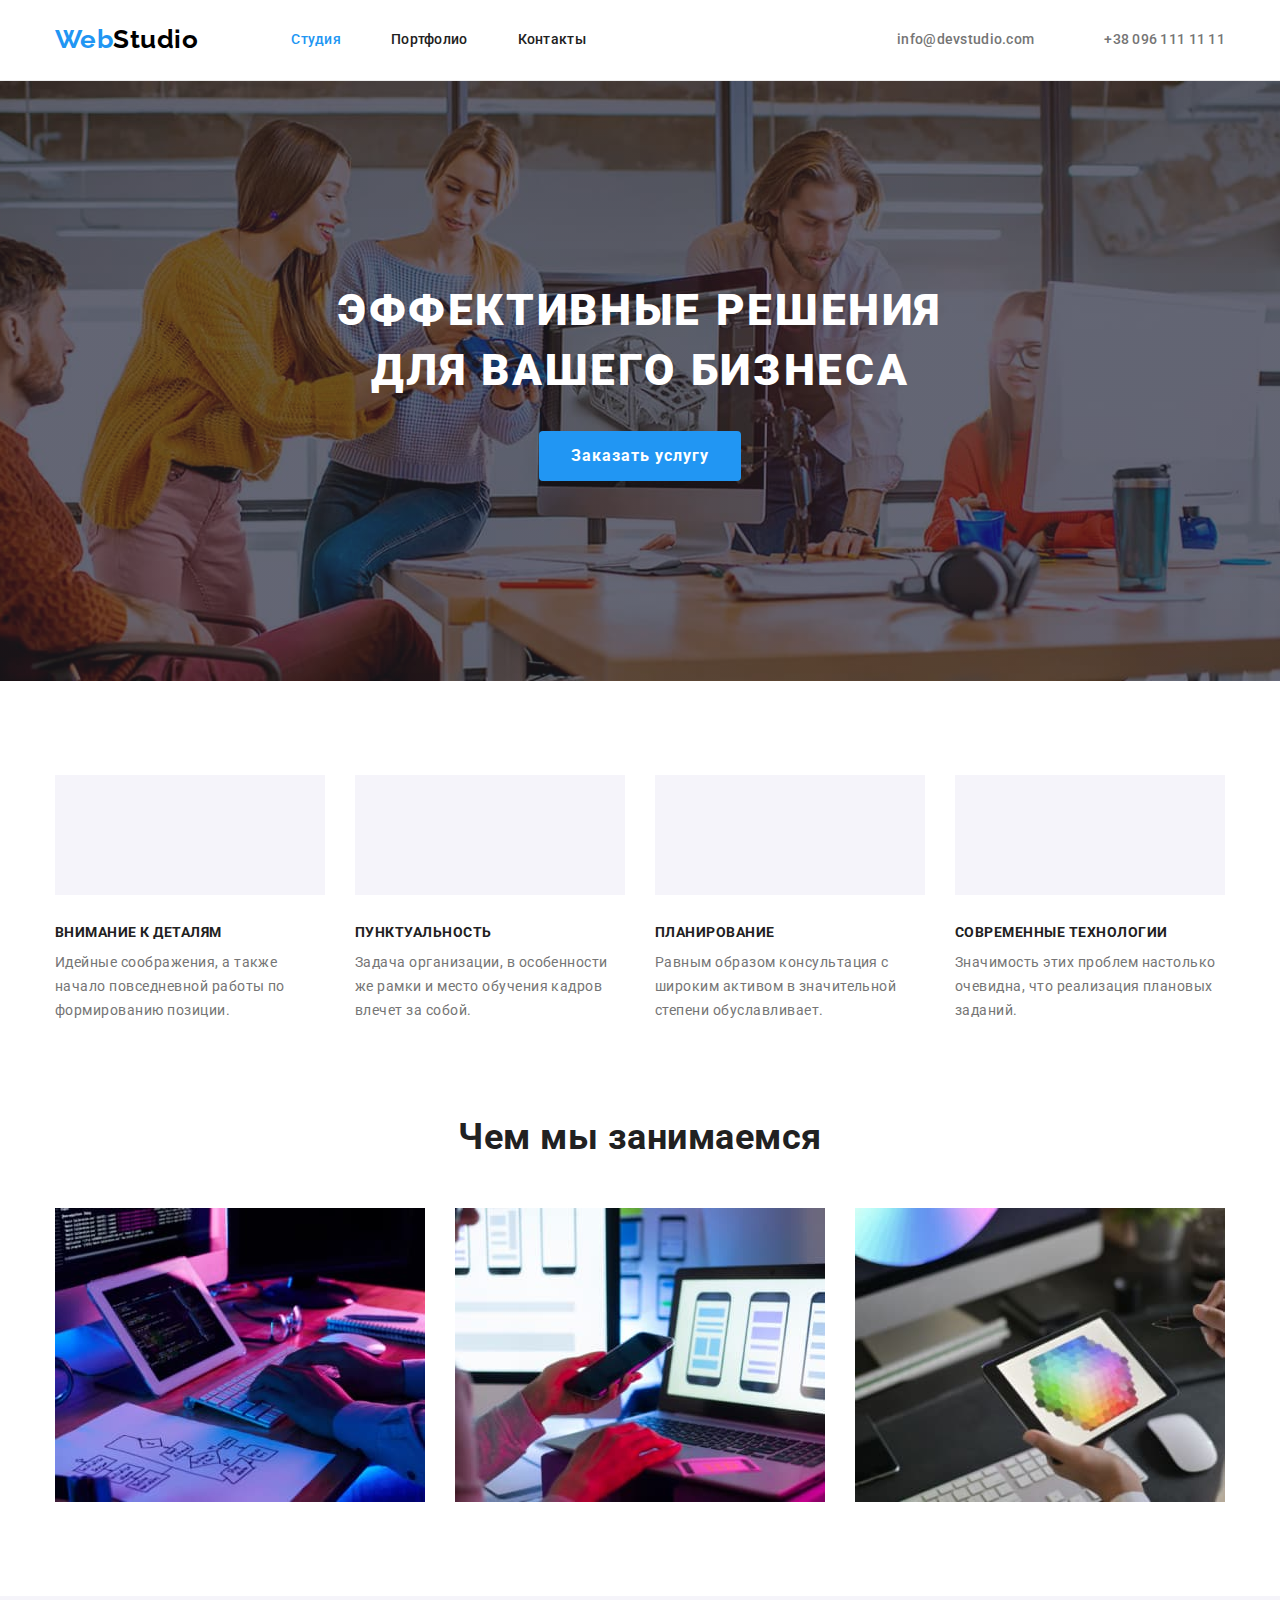
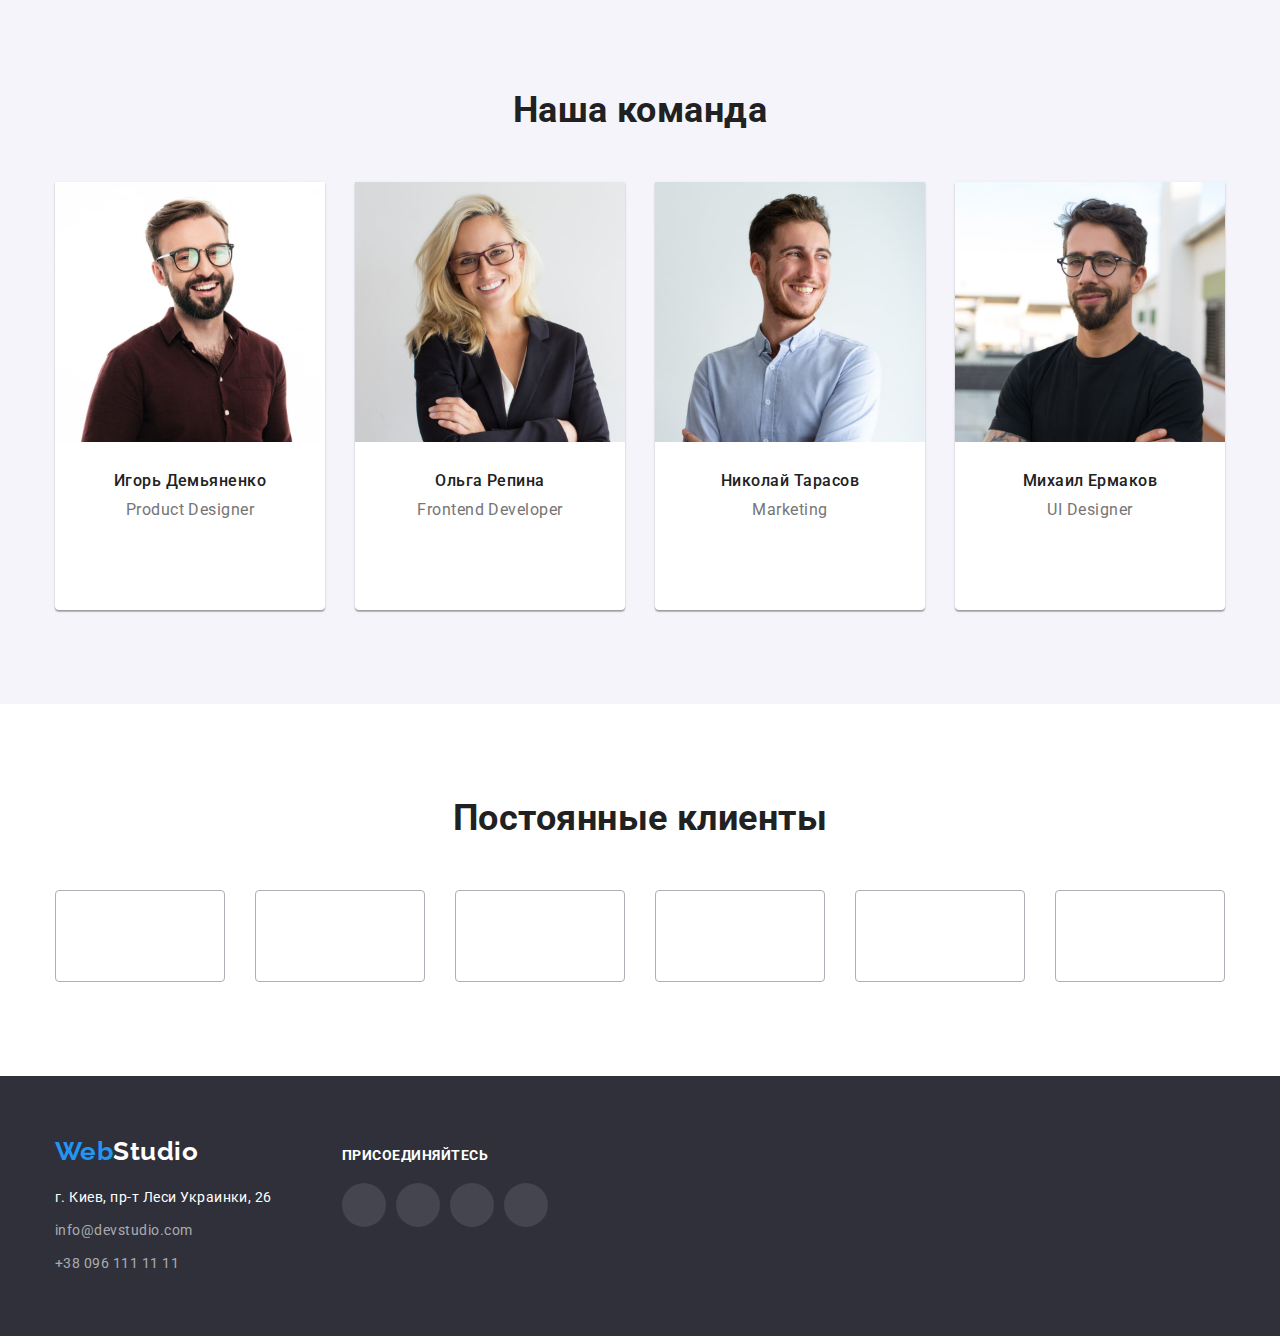
<file: index.html>
<!DOCTYPE html>
<html lang="ru">
<head>
    <meta charset="UTF-8">
    <meta http-equiv="X-UA-Compatible" content="IE=edge">
    <meta name="viewport" content="width=device-width, initial-scale=1.0">
    <title>Студия</title>
    <link href="https://fonts.googleapis.com/css2?family=Raleway:wght@700&family=Roboto:wght@400;500;700;900&display=swap" rel="stylesheet"/>
    <link rel="stylesheet" href="https://cdnjs.cloudflare.com/ajax/libs/modern-normalize/1.1.0/modern-normalize.min.css" />
    <link rel="stylesheet" href="./css/styles.css" />
</head>
<body>
    <header class="header">
        <div class="container main-nav">
            <nav class="nav">
                <a class="link-logo link" href="./index.html" lang="en"><span class="logo">Web</span>Studio</a>
                <ul class="nav-page list">
                    <li class="item"><a href="./index.html" class="link current" target="_self">Студия</a></li>
                    <li class="item"><a href="./portfolio.html" class="link" target="_self">Портфолио</a></li>
                    <li class="item"><a href="" class="link" target="_self">Контакты</a></li>
                </ul>
            </nav>
            <ul class="list contact-header">
                <li class="item">
                    <a class="contact link mail" href="mailto:info@devstudio.com">
                        <svg class="header-icon" width="16" height="12">
                            <use href="./images/icons.svg#icon-envelope"></use>
                        </svg> 
                        info@devstudio.com</a>
                </li>
                <li class="item">
                    <a class="contact link tel" href="tel:+380961111111">
                        <svg class="header-icon" width="10" height="16">
                            <use href="./images/icons.svg#icon-smartphone"></use>
                        </svg>
                        +38 096 111 11 11</a>
                </li>
            </ul>
        </div>
    </header>
    <main>
        <section class="hero">
            <div class="container">
                <h1 class="hero-title">Эффективные решения для вашего бизнеса</h1>
                <button class="hero-btn" type="button">Заказать услугу</button>
            </div>
          
        </section>
        <section class="section">
            <div class="container">
                <h2 class="visually-hidden">Особенности</h2>
                <ul class="list list-section">
                    <li class="list-section-item antenna">
                      <div class="section-picture">
                          <svg class="section-icon" width="70" height="70">
                              <use href="./images/icons.svg#icon-antenna"></use>
                          </svg>
                      </div>
                      <h3 class="section-title">Внимание к деталям</h3>
                      <p class="text">Идейные соображения, а также начало повседневной работы по формированию позиции.</p>
                    </li>
                    <li class="list-section-item clock">
                        <div class="section-picture">
                            <svg class="section-icon" width="70" height="70">
                                <use href="./images/icons.svg#icon-clock"></use>
                            </svg>
                        </div>
                      <h3 class="section-title">Пунктуальность</h3>
                      <p class="text">Задача организации, в особенности же рамки и место обучения кадров влечет за собой.</p>
                    </li>
                    <li class="list-section-item diagram">
                        <div class="section-picture">
                            <svg class="section-icon" width="70" height="70">
                                <use href="./images/icons.svg#icon-diagram"></use>
                            </svg>
                        </div>
                      <h3 class="section-title">Планирование</h3>
                      <p class="text">Равным образом консультация с широким активом в значительной степени обуславливает.</p>
                    </li>
                    <li class="list-section-item astronaut">
                        <div class="section-picture">
                            <svg class="section-icon" width="70" height="70">
                                <use href="./images/icons.svg#icon-astronaut"></use>
                            </svg>
                        </div>
                      <h3 class="section-title">Современные технологии</h3>
                      <p class="text">Значимость этих проблем настолько очевидна, что реализация плановых заданий.</p>
                    </li>
                </ul>
            </div>
            
        </section>
        <section class="service section">
            <div class="container">
                <h2 class="service-title">Чем мы занимаемся</h2>
                <ul class="list service-list">
                    <li class="service-item">
                        <img src="./images/img1.jpg" alt="верстка" width="370">
                    </li>
                    <li class="service-item">
                        <img src="./images/img2.jpg" alt="мобильное приложение" width="370">
                    </li>
                    <li class="service-item" >
                        <img src="./images/img3.jpg" alt="графический дизайн" width="370"> 
                    </li>
                </ul>
            </div>
            
        </section>
        <section class="team section">
            <div class="container">
                <h2 class="team-title">Наша команда</h2>
                <ul class="list team-list">
                    <li class="team-foto">
                        <img src="./images/img4.jpg" alt="фото сотрудника" width="270">
                        <div class="team-photo-txt">
                            <h3 class="foto-title">Игорь Демьяненко</h3>
                            <p class="team-text" lang="en-GB">Product Designer</p>
                            <ul class="team-contact list">
                                <li class="team-contact-item">
                                    <a href="" class="link social-team">
                                        <svg class="icon-social" width="20" height="20">
                                            <use href="./images/icons.svg#icon-instagram1"></use>
                                        </svg>
                                    </a>
                                </li>
                                <li class="team-contact-item">
                                    <a href="" class="link social-team">
                                        <svg class="icon-social" width="20" height="20">
                                            <use href="./images/icons.svg#icon-twitter1"></use>
                                        </svg>
                                    </a>
                                </li>
                                <li class="team-contact-item">
                                    <a href="" class="link social-team">
                                        <svg class="icon-social" width="20" height="20">
                                            <use href="./images/icons.svg#icon-facebook1"></use>
                                        </svg>
                                    </a>
                                </li>
                                <li class="team-contact-item">
                                    <a href="" class="link social-team">
                                        <svg class="icon-social" width="20" height="20">
                                            <use href="./images/icons.svg#icon-linkedin1"></use>
                                        </svg>
                                    </a>
                                </li>
                            </ul>
                        </div>
                    </li>
                    <li class="team-foto" >
                        <img src="./images/img5.jpg" alt="фото сотрудника" width="270">
                        <div class="team-photo-txt">
                            <h3 class="foto-title">Ольга Репина</h3>
                            <p class="team-text" lang="en-GB">Frontend Developer</p>
                            <ul class="team-contact list">
                                <li class="team-contact-item">
                                    <a href="" class="link social-team">
                                        <svg class="icon-social" width="20" height="20">
                                            <use href="./images/icons.svg#icon-instagram1"></use>
                                        </svg>
                                    </a>
                                </li>
                                <li class="team-contact-item">
                                    <a href="" class="link social-team">
                                        <svg class="icon-social" width="20" height="20">
                                            <use href="./images/icons.svg#icon-twitter1"></use>
                                        </svg>
                                    </a>
                                </li>
                                <li class="team-contact-item">
                                    <a href="" class="link social-team">
                                        <svg class="icon-social" width="20" height="20">
                                            <use href="./images/icons.svg#icon-facebook1"></use>
                                        </svg>
                                    </a>
                                </li>
                                <li class="team-contact-item">
                                    <a href="" class="link social-team">
                                        <svg class="icon-social" width="20" height="20">
                                            <use href="./images/icons.svg#icon-linkedin1"></use>
                                        </svg>
                                    </a>
                                </li>
                            </ul>
                        </div>
                    </li>
                    <li class="team-foto" >
                        <img src="./images/img6.jpg" alt="фото сотрудника" width="270">
                        <div class="team-photo-txt">
                            <h3 class="foto-title" >Николай Тарасов</h3>
                            <p class="team-text" lang="en-GB">Marketing</p>
                            <ul class="team-contact list">
                                <li class="team-contact-item">
                                    <a href="" class="link social-team">
                                        <svg class="icon-social" width="20" height="20">
                                            <use href="./images/icons.svg#icon-instagram1"></use>
                                        </svg>
                                    </a>
                                </li>
                                <li class="team-contact-item">
                                    <a href="" class="link social-team">
                                        <svg class="icon-social" width="20" height="20">
                                            <use href="./images/icons.svg#icon-twitter1"></use>
                                        </svg>
                                    </a>
                                </li>
                                <li class="team-contact-item">
                                    <a href="" class="link social-team">
                                        <svg class="icon-social" width="20" height="20">
                                            <use href="./images/icons.svg#icon-facebook1"></use>
                                        </svg>
                                    </a>
                                </li>
                                <li class="team-contact-item">
                                    <a href="" class="link social-team">
                                        <svg class="icon-social" width="20" height="20">
                                            <use href="./images/icons.svg#icon-linkedin1"></use>
                                        </svg>
                                    </a>
                                </li>
                            </ul>
                        </div>
                    </li>
                    <li class="team-foto">
                        <img src="./images/img7.jpg" alt="фото сотрудника" width="270">
                        <div class="team-photo-txt">
                            <h3 class="foto-title" >Михаил Ермаков</h3>
                            <p class="team-text" lang="en-GB">UI Designer</p>
                            <ul class="team-contact list">
                                <li class="team-contact-item">
                                    <a href="" class="link social-team">
                                        <svg class="icon-social" width="20" height="20">
                                            <use href="./images/icons.svg#icon-instagram1"></use>
                                        </svg>
                                    </a>
                                </li>
                                <li class="team-contact-item">
                                    <a href="" class="link social-team">
                                        <svg class="icon-social" width="20" height="20">
                                            <use href="./images/icons.svg#icon-twitter1"></use>
                                        </svg>
                                    </a>
                                </li>
                                <li class="team-contact-item">
                                    <a href="" class="link social-team">
                                        <svg class="icon-social" width="20" height="20">
                                            <use href="./images/icons.svg#icon-facebook1"></use>
                                        </svg>
                                    </a>
                                </li>
                                <li class="team-contact-item">
                                    <a href="" class="link social-team">
                                        <svg class="icon-social" width="20" height="20">
                                            <use href="./images/icons.svg#icon-linkedin1"></use>
                                        </svg>
                                    </a>
                                </li>
                            </ul>
                        </div>
                    </li>
                </ul>

            </div>
            
        </section>
        <section class="clients section">
            <div class="container">
                <h2 class="clients-title">Постоянные клиенты</h2>
                <ul class="list clients-list">
                    <li class="client-logo">
                        <a href="" class="link client" >
                            <svg class="client-icon" width="106" height="60">
                                <use href="./images/icons.svg#icon-client1"></use>
                            </svg>
                        </a>
                    </li>
                    <li class="client-logo">
                        <a href="" class="link client" >
                            <svg class="client-icon" width="106" height="60">
                                <use href="./images/icons.svg#icon-client2"></use>
                            </svg>
                        </a>
                    </li>
                    <li class="client-logo">
                        <a href="" class="link client" >
                            <svg class="client-icon" width="106" height="60">
                                <use href="./images/icons.svg#icon-client3"></use>
                            </svg>
                        </a>
                    </li>
                    <li class="client-logo">
                        <a href="" class="link client" >
                            <svg class="client-icon" width="106" height="60">
                                <use href="./images/icons.svg#icon-client4"></use>
                            </svg>
                        </a>
                    </li>
                    <li class="client-logo">
                        <a href="" class="link client" >
                            <svg class="client-icon" width="106" height="60">
                                <use href="./images/icons.svg#icon-client5"></use>
                            </svg>
                        </a>
                    </li>
                    <li class="client-logo">
                        <a href="" class="link client" >
                            <svg class="client-icon" width="106" height="60">
                                <use href="./images/icons.svg#icon-client6"></use>
                            </svg>
                        </a>
                    </li>
                </ul>
            </div>
            
        </section>
    </main>
    <footer class="footer">
        <div class="container footer-section">
           <div class="footer-left">
                <a class="logo-footer link" href="./index.html" lang="en"><span class="logo">Web</span>Studio</a>
                <address class="address">
                    <ul class="list">
                       <li class="footer-list"><a class="link-address link" href="https://goo.gl/maps/EErNzwe78DCPTMBK7" target="_blank" rel="noopener noreferrer">г. Киев, пр-т Леси Украинки, 26</a></li>
                       <li class="footer-list"><a class="link-contact link" href="mailto:info@devstudio.com">info@devstudio.com</a></li>
                       <li class="footer-list"><a class="link-contact link" href="tel:+380961111111">+38 096 111 11 11</a></li>
                    </ul>
                </address>
           </div>
           <div class="footer-social">
               <p class="social-text">Присоединяйтесь</p>
               <ul class="list footer-list-social">
                    <li class="footer-social-item">
                       <a href="" class="link social-footer-link">
                          <svg class="icon-social-footer" width="20" height="20">
                              <use href="./images/icons.svg#icon-instagram1"></use>
                          </svg>
                        </a>
                    </li>
                    <li class="footer-social-item">
                       <a href="" class="link social-footer-link">
                           <svg class="icon-social-footer" width="20" height="20">
                              <use href="./images/icons.svg#icon-twitter1"></use>
                           </svg>
                       </a>
                   </li>
                   <li class="footer-social-item">
                       <a href="" class="link social-footer-link">
                           <svg class="icon-social-footer" width="20" height="20">
                               <use href="./images/icons.svg#icon-facebook1"></use>
                           </svg>
                       </a>
                   </li>
                   <li class="footer-social-item">
                       <a href="" class="link social-footer-link">
                           <svg class="icon-social-footer" width="20" height="20">
                               <use href="./images/icons.svg#icon-linkedin1"></use>
                           </svg>
                       </a>
                   </li>
               </ul>
               
            </div>
        </div>
        
    </footer>
</body>
</html>
</file>
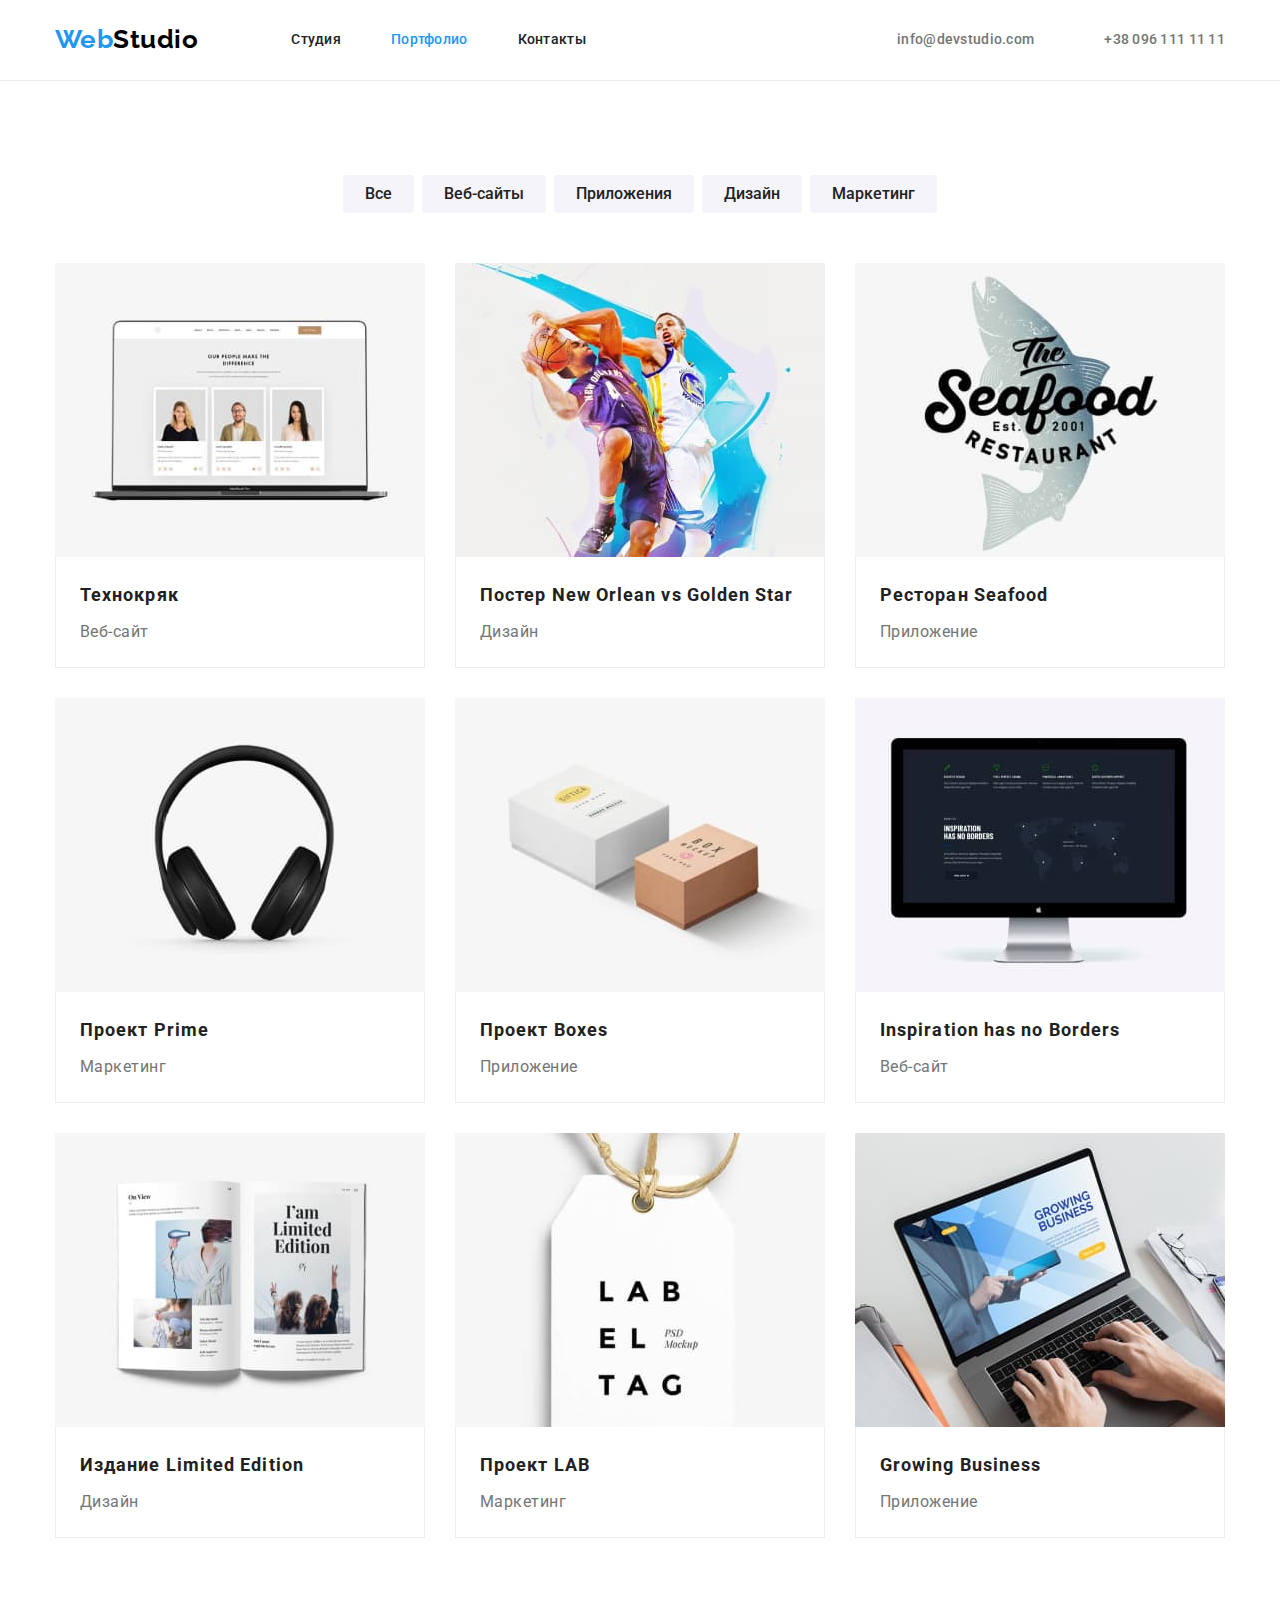
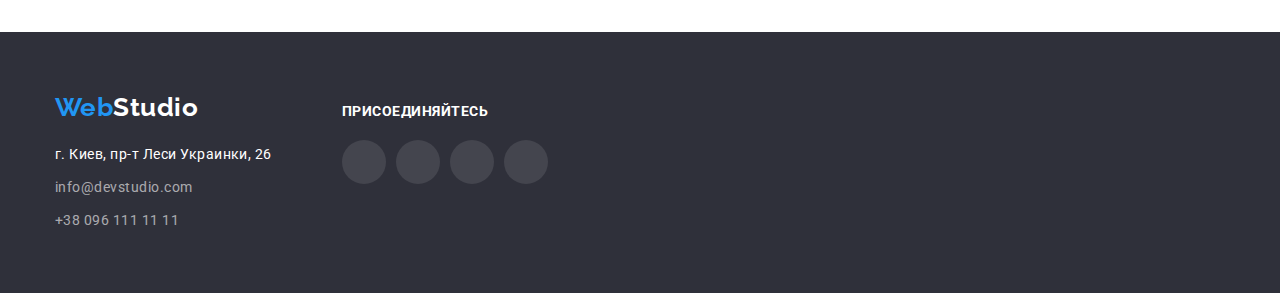
<file: portfolio.html>
<!DOCTYPE html>
<html lang="ru">
<head>
    <meta charset="UTF-8">
    <meta http-equiv="X-UA-Compatible" content="IE=edge">
    <meta name="viewport" content="width=device-width, initial-scale=1.0">
    <title>Портфолио</title>
    <link href="https://fonts.googleapis.com/css2?family=Raleway:wght@700&family=Roboto:wght@400;500;700;900&display=swap" rel="stylesheet">
    <link rel="stylesheet" href="https://cdnjs.cloudflare.com/ajax/libs/modern-normalize/1.1.0/modern-normalize.min.css" />
    <link rel="stylesheet" href="./css/styles.css" />
</head>
<body>
    <header class="header">
        <div class="container main-nav">
            <nav class="nav">
                <a class="link-logo link" href="./index.html" lang="en"><span class="logo">Web</span>Studio</a>
                <ul class="nav-page list">
                    <li class="item"><a href="./index.html" class="link" target="_self">Студия</a></li>
                    <li class="item"><a href="./portfolio.html" class="link current" target="_self">Портфолио</a></li>
                    <li class="item"><a href="" class="link">Контакты</a></li>
                </ul>
            </nav>
            <ul class="list contact-header">
                <li class="item">
                    <a class="contact link mail" href="mailto:info@devstudio.com">
                        <svg class="header-icon" width="16" height="12">
                            <use href="./images/icons.svg#icon-envelope"></use>
                        </svg> 
                        info@devstudio.com</a>
                </li>
                <li class="item">
                    <a class="contact link tel" href="tel:+380961111111">
                        <svg class="header-icon" width="10" height="16">
                            <use href="./images/icons.svg#icon-smartphone"></use>
                        </svg>
                        +38 096 111 11 11</a>
                </li>
            </ul>
        </div>
    </header>
    <main>
        <section class="filter-list section">
            <div class="container">
                <h1 class="visually-hidden">Примеры работ</h1>
                <ul class="list btn-filter" >
                    <li class="filter-item">
                        <button class="btn" type="button">Все</button>
                    </li>
                    <li class="filter-item">
                        <button class="btn" type="button">Веб-сайты</button>
                    </li>
                    <li class="filter-item">
                        <button class="btn" type="button">Приложения</button>
                    </li>
                    <li class="filter-item">
                        <button class="btn" type="button">Дизайн</button>
                    </li>
                    <li class="filter-item">
                        <button class="btn" type="button">Маркетинг</button>
                    </li>
                </ul>
                <ul class="list project-list">
                    <li class="project-poster">
                        <a href="" class="link project-link">
                            <img src="./images/portfolio/port1.jpg" alt="презентация сайта" width="370" height="294">
                            <div class="poster-bottom">
                                <h2 class="project-title">Технокряк</h2>
                                <p class="project-text">Веб-сайт</p>
                            </div>
                        </a>   
                    </li>
                    <li class="project-poster"> 
                        <a href="" class="link project-link">
                            <img src="./images/portfolio/port2.jpg" alt="презентация постера" width="370" height="294">
                            <div class="poster-bottom">
                                <h2 class="project-title">Постер <span lang="en-GB">New Orlean vs Golden Star</span></h2>
                                <p class="project-text" >Дизайн</p>
                            </div>
                        </a>
                    </li>
                    <li class="project-poster">
                        <a href="" class="link project-link">
                            <img src="./images/portfolio/port3.jpg" alt="логотип ресторана" width="370" height="294">
                            <div class="poster-bottom">
                                <h2 class="project-title">Ресторан <span lang="en-GB">Seafood</span></h2>
                                <p class="project-text">Приложение</p>
                            </div>
                        </a>
                    </li>
                    <li class="project-poster"> 
                        <a href="" class="link project-link">
                            <img src="./images/portfolio/port4.jpg" alt="наушники" width="370" height="294">
                            <div class="poster-bottom">
                                <h2 class="project-title">Проект <span lang="en-GB">Prime</span></h2>
                                <p class="project-text">Маркетинг</p>
                            </div>
                        </a>
                    </li>
                    <li class="project-poster">
                        <a href="" class="link project-link">
                           <img src="./images/portfolio/port5.jpg" alt="две коробки" width="370" height="294">
                           <div class="poster-bottom">
                               <h2 class="project-title">Проект <span lang="en-GB">Boxes</span></h2>
                               <p class="project-text">Приложение</p>
                           </div>
                        </a>
                    </li>
                    <li class="project-poster"> 
                        <a href="" class="link project-link">
                            <img src="./images/portfolio/port6.jpg" alt="презентация сайта" width="370" height="294">
                            <div class="poster-bottom">
                                <h2 class="project-title" lang="en-GB">Inspiration has no Borders</h2>
                                <p class="project-text">Веб-сайт</p>
                            </div>
                        </a>
                    </li>
                    <li class="project-poster">
                        <a href="" class="link project-link">
                            <img src="./images/portfolio/port7.jpg" alt="разворот книги" width="370" height="294">
                            <div class="poster-bottom">
                                <h2 class="project-title">Издание <span lang="en-GB">Limited Edition</span></h2>
                                <p class="project-text">Дизайн</p> 
                            </div>
                        </a>
                    </li>
                    <li class="project-poster">
                        <a href="" class="link project-link">
                            <img src="./images/portfolio/port8.jpg" alt="бирка" width="370" height="294">
                            <div class="poster-bottom">
                                <h2 class="project-title">Проект <span lang="en-GB">LAB</span></h2>
                                <p class="project-text">Маркетинг</p>
                            </div>
                        </a>                   
                    </li>
                    <li class="project-poster">
                        <a href="" class="link project-link">
                            <img src="./images/portfolio/port9.jpg" alt="человек работает на ноутбуке" width="370" height="294">
                            <div class="poster-bottom">
                                <h2 class="project-title" lang="en-GB">Growing Business</h2>
                                <p class="project-text">Приложение</p>
                            </div>
                        </a> 
                    </li>
                </ul>
            </div>
        </section>
    </main>
    <footer class="footer">
        <div class="container footer-section">
            <div class="footer-left">
                 <a class="logo-footer link" href="./index.html" lang="en"><span class="logo">Web</span>Studio</a>
                 <address class="address">
                     <ul class="list">
                        <li class="footer-list"><a class="link-address link" href="https://goo.gl/maps/EErNzwe78DCPTMBK7" target="_blank" rel="noopener noreferrer">г. Киев, пр-т Леси Украинки, 26</a></li>
                        <li class="footer-list"><a class="link-contact link" href="mailto:info@devstudio.com">info@devstudio.com</a></li>
                        <li class="footer-list"><a class="link-contact link" href="tel:+380961111111">+38 096 111 11 11</a></li>
                     </ul>
                 </address>
            </div>
            <div class="footer-social">
                <p class="social-text">Присоединяйтесь</p>
                <ul class="list footer-list-social">
                    <li class="footer-social-item">
                       <a href="" class="link social-footer-link">
                          <svg class="icon-social-footer" width="20" height="20">
                              <use href="./images/icons.svg#icon-instagram1"></use>
                          </svg>
                        </a>
                    </li>
                    <li class="footer-social-item">
                       <a href="" class="link social-footer-link">
                           <svg class="icon-social-footer" width="20" height="20">
                              <use href="./images/icons.svg#icon-twitter1"></use>
                           </svg>
                       </a>
                   </li>
                   <li class="footer-social-item">
                       <a href="" class="link social-footer-link">
                           <svg class="icon-social-footer" width="20" height="20">
                               <use href="./images/icons.svg#icon-facebook1"></use>
                           </svg>
                       </a>
                   </li>
                   <li class="footer-social-item">
                       <a href="" class="link social-footer-link">
                           <svg class="icon-social-footer" width="20" height="20">
                               <use href="./images/icons.svg#icon-linkedin1"></use>
                           </svg>
                       </a>
                   </li>
               </ul>
                
             </div>
         </div>
    </footer>
</body>
</html>
</file>
<file: css/styles.css>
:root {
    --title-text-color: #212121;
    --primary-text-color: #757575;
    --accent-color: #2196f3;
    --primary-background-color: #ffffff;
    --second-background-color: #2F303A;
    --primary-white-color: #ffffff;
    --third-background-color: #f5f4fa;
    --logo-text-color: #000000;
    --hero-btn-hf-color: #188CE8;
    --poster-border-color: #EEEEEE;
    --header-border-color: #ECECEC;
    --main-icon-fill-color: #AFB1B8;
}

body {
    color: var(--primary-text-color);
    background-color: var(--primary-background-color);
    font-family: 'Roboto', sans-serif;
    letter-spacing: 0.03em;
}

img {
    display: block;
    max-width: 100%;
    height: auto;
}

h1, h2, h3, p {
    margin: 0;
}

.link {
    text-decoration: none;
}

.list {
    list-style: none;
    padding: 0;
    margin: 0;
}

.container {
    width: 1200px;
    padding-left: 15px;
    padding-right: 15px;
    margin: 0 auto;
    /* outline: 2px solid #2196f3;*/
}

.btn,
.hero-btn {
    cursor: pointer;
}

.header {
    border-bottom: 1px solid var(--header-border-color);
}

.main-nav,
.nav-page,
.nav  {
    display: flex;
}

.link-logo {
    color: var(--logo-text-color);
    font-family: 'Raleway';
    font-weight: 700;
    font-size: 26px;
    line-height: 1.19; 
    margin-right: 93px;
    padding-top: 24px;
    padding-bottom: 25px;
}

.logo {
    color: var(--accent-color);
}
    
.item .link {
    display: block;
    padding-top: 32px;
    padding-bottom: 32px;
    color: var(--title-text-color);
    font-weight: 500;
    font-size: 14px;
    line-height: 1.14;
    letter-spacing: 0.02em;
}

.nav-page .item:not(:last-child) {
    margin-right: 50px;
}

.nav-page .link:hover,
.nav-page .link:focus,
.nav-page .link.current {
    color: var(--accent-color);
}

.contact-header {
   display: flex;
   margin-left: auto;
   align-items: center;
}

.contact.link.tel,
.contact.link.mail {
    display: flex;
    align-items: center;
}

.contact-header .item + .item {
    margin-left: 50px;
}

.contact.link {
    color: var(--primary-text-color);
    font-style: normal;
    font-weight: 500;
    font-size: 14px;
    line-height: 1.14;
    letter-spacing: 0.02em;
}
 .header-icon {
     margin-right: 10px;
     fill: currentColor;
 }

.contact:hover,
.contact:focus {
    color: var(--accent-color);
}
.header-icon:hover,
.header-icon:focus {
    fill: var(--accent-color);
}

.section {
    padding-top: 94px;
    padding-bottom: 94px;
}

.hero {
    background: var(--second-background-color);
    background-image: linear-gradient(to right, rgba(47, 48, 58, 0.4), rgba(47, 48, 58, 0.4)) , url(../images/bgi-hero.jpg);
    text-align: center;
    padding-top: 200px;
    padding-bottom: 200px;
    background-size: cover;
    background-repeat: no-repeat;
    background-position: center;
    margin-right: auto;
    margin-left: auto;
    max-width: 1600px;
}

.hero-title {
    margin: 0 auto 30px;
    
    width: 696px;
    color: var(--primary-white-color);
    font-weight: 900;
    font-size: 44px;
    line-height: 1.36;
    letter-spacing: 0.06em;
    text-transform: uppercase;
}

.hero-btn {
    color: var(--primary-white-color);
    background-color: var(--accent-color);  
    font-family: inherit;
    font-weight: 700;
    font-size: 16px;
    line-height: 1.88;
    display: inline-block;
    letter-spacing: 0.06em;

    border-radius: 4px;
    padding: 10px 32px;
    border: none;
    margin-bottom: 0;
}

.hero-btn:hover,
.hero-btn:focus {
    background-color: var(--hero-btn-hf-color);
}

.visually-hidden {
    position: absolute;
    width: 1px;
    height: 1px;
    margin: -1px;
    border: 0;
    padding: 0;
    
    white-space: nowrap;
    clip-path: inset(100%);
    clip: rect(0 0 0 0);
    overflow: hidden;
}

.list-section,
.service-list {
    display: flex;
}

.list-section-item {
    width: 270px;
}

.list-section-item:not(:last-child) {
    margin-right: 30px;
}

/*.list-section-item::before {
    display: block;
    content: "";
    height: 120px;
    background-color: var(--third-background-color);
    background-size: auto;
    background-position: center;
    background-repeat: no-repeat;
    border-radius: 4px;
}
.antenna::before {
    background-image: url(../images/icons.svg/antenna.svg);
}
.clock::before {
    background-image: url(../images/icons.svg/clock.svg);
}
.diagram::before {
    background-image: url(../images/icons.svg/diagram.svg);
}
.astronaut::before {
    background-image: url(../images/icons.svg/astronaut.svg);
}*/
.section-picture {
    height: 120px;
    background-color: var(--third-background-color);
    display: flex;
    justify-content: center;
    align-items: center;
}

.section-title {
    color: var(--title-text-color);
    font-weight: 700;
    font-size: 14px;
    line-height: 1.14;
    text-transform: uppercase;
    margin-bottom: 10px;
    margin-top: 30px;
}

.text {
    font-size: 14px;
    line-height: 1.71;
    
}

.service-title {
    color:var(--title-text-color);
    font-weight: 700;
    font-size: 36px;
    line-height: 1.16;
    text-align: center;
    margin-bottom: 50px;
}
.service {
    padding-top: 0;
}
.service-item:not(:last-child) {
    margin-right: 30px;
}

.team {
    background-color: var(--third-background-color);
}
.team-photo-txt {
    padding-top: 30px;
    padding-bottom: 30px;

}

.team-title {
    color: var(--title-text-color);
    font-weight: 700;
    font-size: 36px;
    line-height: 1.16;
    text-align: center;
    
    margin-bottom: 50px;
}
.team-list {
    display: flex;   
}

.team-foto {
    background-color: var(--primary-background-color);
    box-shadow: 0px 1px 3px rgba(0, 0, 0, 0.12), 0px 1px 1px rgba(0, 0, 0, 0.14), 0px 2px 1px rgba(0, 0, 0, 0.2);
    border-radius: 0px 0px 4px 4px;
}
.team-foto:not(:last-child){
    margin-right: 30px;
}
.foto-title {
    color: var(--title-text-color);
    font-weight: 500;
    font-size: 16px;
    line-height: 1.18;
    /* identical to box height */
    text-align: center;
    margin-bottom: 10px;
}
.team-text {
    font-size: 16px;
    line-height: 1.18;
     /* identical to box height */
    text-align: center;
    margin-bottom: 16px;
}

.team-contact {
    display: flex;
    justify-content: center;
}
    

.team-contact-item {
    width: 44px;
    height: 44px;
    
    border-radius: 50px; 
    margin-right: 10px;
    display: flex;
    justify-content: center;
    align-items: center;
}

.team-contact-item:last-child {
    margin-right: 0;
}

.link.social-team:hover,
.link.link.social-team:focus {
    background-color: var(--accent-color);
}

.link.social-team:hover .icon-social ,
.link.link.social-team:focus .icon-social{
    fill: var(--primary-white-color);
}

.link.social-team {
    width: 100%;
    height: 100%;
    display: flex;
    justify-content: center;
    align-items: center;
    border-radius: 50%;
}
.icon-social {
    fill: var(--main-icon-fill-color);
}

.clients-title {
    color: var(--title-text-color);
    font-weight: 700;
    font-size: 36px;
    line-height: 1.16;
    text-align: center;
    
    margin-bottom: 50px;
}
.clients-list {
    display: flex;   
}

.client-logo {
    width: 170px;
    height: 92px;
    border: 1px solid var(--main-icon-fill-color);
    border-radius: 4px; 
    margin-right: 30px;
    display: flex;
    justify-content: center;
    align-items: center;
    
}

.client-logo:last-child {
    margin-right: 0;
}

.client-logo:hover,
.client-logo:focus {
    border: 1px solid var(--accent-color);
}

.link.client:hover .client-icon,
.link.client:focus .client-icon {
    fill: var(--accent-color);
}

.link.client {
    width: 100%;
    height: 100%;
    color: var(--main-icon-fill-color);
    display: flex;
    justify-content: center;
    align-items: center;
}

.client-icon {
    fill: currentColor;
}

.footer {
    background-color: var(--second-background-color);
    padding-top: 60px;
    padding-bottom: 60px;
}
.footer-section {
    display: flex;
    align-items: baseline;
}
.footer-left {
    margin-right: 70px;
}
.logo-footer {
    color: var(--primary-white-color);
    font-family: 'Raleway';
    font-weight: 700;
    font-size: 26px;
    line-height: 1.19;
     /* identical to box height */
    display: inline-block;
    margin-bottom: 20px;
}
.link-address {
    font-style: normal;
    color: var(--primary-white-color);
    font-size: 14px;
    line-height: 1.71;
}
.link-contact {
    color: rgba(255, 255, 255, 0.6);
    font-style: normal;
    font-size: 14px;
    line-height: 1.71;

}
.footer-list:not(:last-child) {
    margin-bottom: 9px;
}

.link-address:hover,
.link-address:focus,
.link-contact:hover,
.link-contact:focus {
    color: var(--accent-color);
}

.social-text {
    font-weight: 700;
    font-size: 14px;
    line-height: 1.14;
    text-transform: uppercase;

    color: var(--primary-background-color);

    margin-bottom: 20px;
}
.footer-list-social {
    display: flex;
}
.footer-social-item {
    width: 44px;
    height: 44px;
    background: rgba(255, 255, 255, 0.1);
    
    border-radius: 50px; 
    margin-right: 10px;
    display: flex;
    justify-content: center;
    align-items: center;
}

.footer-social-item:last-child {
    margin-right: 0;
}

.social-footer-link {
    width: 100%;
    height: 100%;
    display: flex;
    justify-content: center;
    align-items: center;
    border-radius: 50%;
}

.social-footer-link:hover ,
.social-footer-link:focus {
    background-color: var(--accent-color);
}

.icon-social-footer {
    fill: var(--primary-white-color);
}

.filter-list {
    padding-top: 94px;
    padding-bottom: 94px;
}
.btn-filter {
    display: flex;
    justify-content: center;
    margin-bottom: 50px;
}
.btn {
    display: inline-block;
    background-color: var(--third-background-color);
    color: var(--title-text-color);
    font-family: inherit;
    font-weight: 500;
    font-size: 16px;
    line-height: 1.62;
    text-align: center;
    border-radius: 4px;
    padding: 6px 22px;
    border: none;
}

.filter-item:not(:last-child) {
    margin-right: 8px;
}

.btn:hover,
.btn:focus {
    background-color: var(--accent-color);
    color: var(--primary-white-color);
    box-shadow: 0px 3px 1px rgba(0, 0, 0, 0.1), 0px 1px 2px rgba(0, 0, 0, 0.08), 0px 2px 2px rgba(0, 0, 0, 0.12);
}
.project-list {
    display: flex;
    flex-wrap: wrap;
}

.project-poster {
    background-color: var(--primary-white-color);
    display: block;
    margin-right: 30px;
    margin-bottom: 30px;
}

.project-link {
    display: block;
}
.project-link:hover,
.project-link:focus {
    box-shadow: 0px 1px 1px rgba(0, 0, 0, 0.12), 0px 4px 4px rgba(0, 0, 0, 0.06), 1px 4px 6px rgba(0, 0, 0, 0.16);
}

.project-poster:nth-child(3n) {
    margin-right: 0;
}
.project-poster:nth-last-child(-n + 3) {
    margin-bottom: 0;
}

.project-title {
    color: var(--title-text-color);
    font-weight: 700;
    font-size: 18px;
    line-height: 2;
    letter-spacing: 0.06em;
    margin-bottom: 4px;
}

.project-text {
    color: var(--primary-text-color);
    font-size: 16px;
    line-height: 1.88; 
}

.poster-bottom {
    padding: 20px 24px;
    border-bottom: 1px solid var(--poster-border-color);
    border-left: 1px solid var(--poster-border-color);
    border-right: 1px solid var(--poster-border-color);
}
</file>
